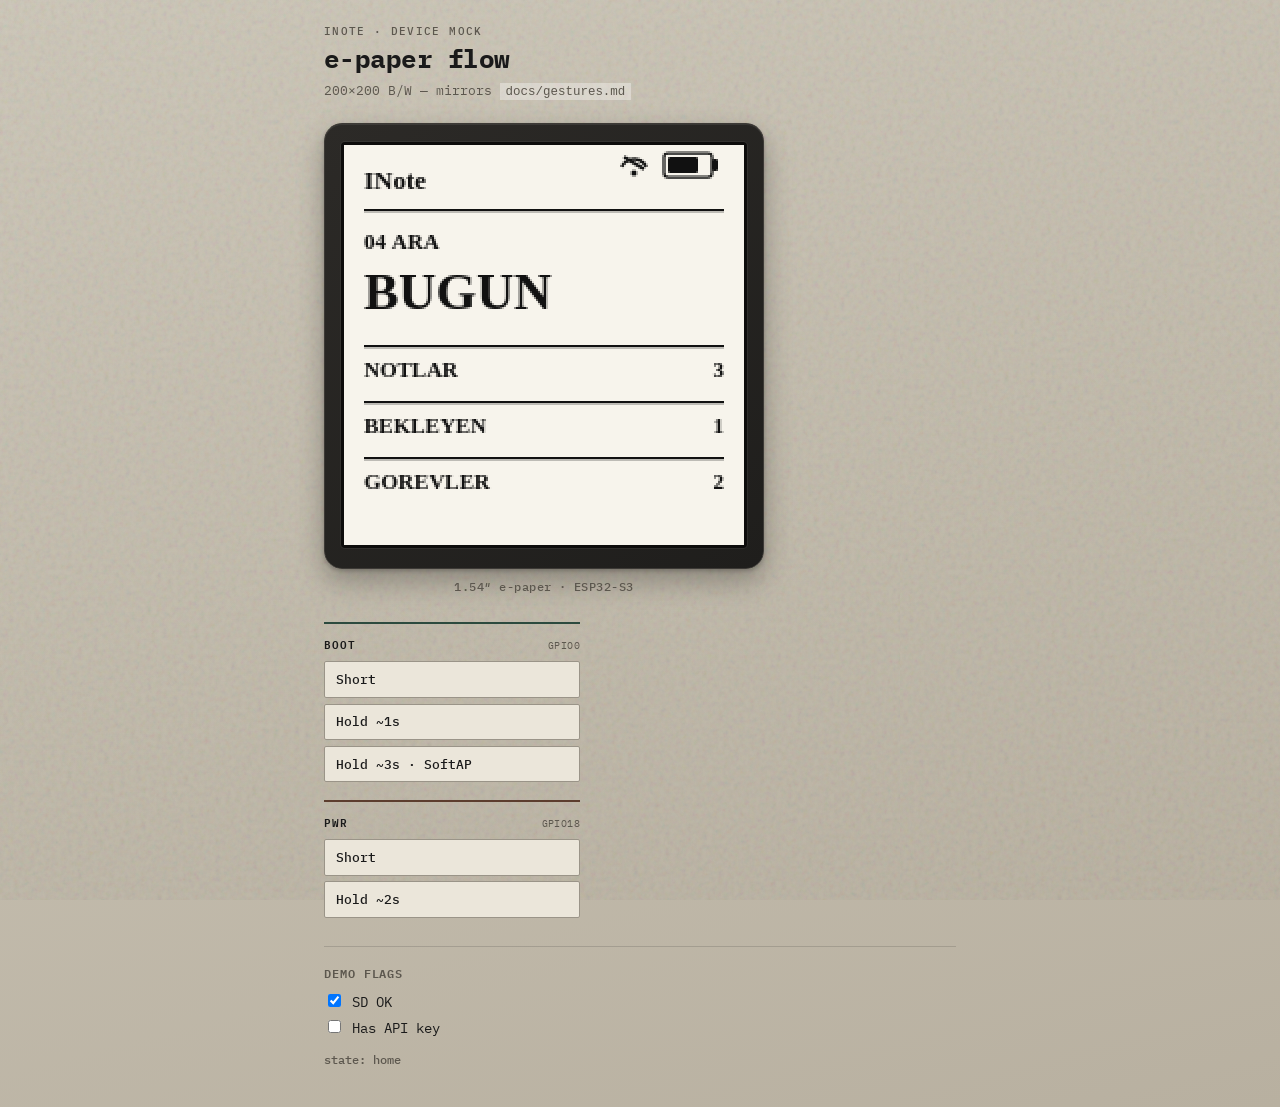
<file: tools/epaper-sim/index.html>
<!DOCTYPE html>
<html lang="en">
<head>
  <meta charset="utf-8" />
  <meta name="viewport" content="width=device-width, initial-scale=1" />
  <title>INote e-paper flow sim</title>
  <link rel="preconnect" href="https://fonts.googleapis.com" />
  <link rel="preconnect" href="https://fonts.gstatic.com" crossorigin />
  <link href="https://fonts.googleapis.com/css2?family=IBM+Plex+Mono:wght@400;500;600;700&family=IBM+Plex+Sans:wght@400;500;600;700&display=swap" rel="stylesheet" />
  <link rel="stylesheet" href="styles.css" />
</head>
<body>
  <div class="grain" aria-hidden="true"></div>
  <main class="wrap">
    <header>
      <p class="eyebrow">INote · device mock</p>
      <h1>e-paper flow</h1>
      <p class="sub">200×200 B/W — mirrors <code>docs/gestures.md</code></p>
    </header>

    <div class="stage">
      <div class="device">
        <div class="bezel">
          <div class="bezel-inner">
            <canvas id="panel" width="200" height="200" aria-label="E-paper panel"></canvas>
          </div>
        </div>
        <p class="caption">1.54″ e-paper · ESP32-S3</p>
      </div>

      <div class="controls">
        <section class="btn-group boot">
          <h2>BOOT <span>GPIO0</span></h2>
          <button type="button" data-act="boot-short">Short</button>
          <button type="button" data-act="boot-hold1">Hold ~1s</button>
          <button type="button" data-act="boot-hold3">Hold ~3s · SoftAP</button>
        </section>
        <section class="btn-group pwr">
          <h2>PWR <span>GPIO18</span></h2>
          <button type="button" data-act="pwr-short">Short</button>
          <button type="button" data-act="pwr-long">Hold ~2s</button>
        </section>
        <section id="wakeRow" class="btn-group wake hidden">
          <h2>Sleep</h2>
          <button type="button" class="wake-btn" data-act="wake">Wake → Home</button>
        </section>
      </div>
    </div>

    <aside class="demo">
      <h2>Demo flags</h2>
      <label><input type="checkbox" id="sdOk" checked /> SD OK</label>
      <label><input type="checkbox" id="hasApiKey" /> Has API key</label>
      <p class="hint" id="stateLabel"></p>
    </aside>
  </main>
  <script src="app.js"></script>
</body>
</html>
</file>
<file: tools/epaper-sim/styles.css>
:root {
  --ink: #1a1a1a;
  --panel: #f7f4ec;
  --paper: #ebe6da;
  --bezel: #1f1e1c;
  --bezel-rim: #3d3a36;
  --muted: #5c574e;
  --bg-top: #cfc9bb;
  --bg-bot: #b8b0a0;
  --boot: #2c4a3e;
  --pwr: #5c3d2e;
  --font: "IBM Plex Mono", ui-monospace, monospace;
}

* {
  box-sizing: border-box;
}

body {
  margin: 0;
  min-height: 100vh;
  font-family: var(--font);
  color: var(--ink);
  background: linear-gradient(165deg, var(--bg-top), var(--bg-bot));
  position: relative;
}

.grain {
  pointer-events: none;
  position: fixed;
  inset: 0;
  opacity: 0.35;
  background-image: url("data:image/svg+xml,%3Csvg viewBox='0 0 200 200' xmlns='http://www.w3.org/2000/svg'%3E%3Cfilter id='n'%3E%3CfeTurbulence type='fractalNoise' baseFrequency='0.85' numOctaves='4' stitchTiles='stitch'/%3E%3C/filter%3E%3Crect width='100%25' height='100%25' filter='url(%23n)' opacity='0.5'/%3E%3C/svg%3E");
  mix-blend-mode: multiply;
  z-index: 0;
}

.wrap {
  position: relative;
  z-index: 1;
  max-width: 42rem;
  margin: 0 auto;
  padding: 1.5rem 1.25rem 2.5rem;
}

header .eyebrow {
  margin: 0;
  font-size: 0.7rem;
  letter-spacing: 0.12em;
  text-transform: uppercase;
  color: var(--muted);
  font-weight: 500;
}

header h1 {
  margin: 0.2rem 0 0;
  font-size: 1.65rem;
  font-weight: 700;
  letter-spacing: -0.02em;
}

.sub {
  margin: 0.4rem 0 1.5rem;
  color: var(--muted);
  font-size: 0.8rem;
  font-weight: 400;
}

.sub code {
  font-size: 0.78rem;
  background: rgba(255, 255, 255, 0.35);
  padding: 0.1rem 0.35rem;
}

.stage {
  display: flex;
  flex-wrap: wrap;
  gap: 1.75rem;
  align-items: flex-start;
}

.device {
  display: flex;
  flex-direction: column;
  align-items: center;
  gap: 0.65rem;
}

.bezel {
  padding: 18px 16px 20px;
  background: linear-gradient(145deg, #2c2a27, var(--bezel));
  border-radius: 18px;
  border: 1px solid var(--bezel-rim);
  box-shadow:
    0 1px 0 rgba(255, 255, 255, 0.08) inset,
    0 12px 28px rgba(0, 0, 0, 0.28),
    0 2px 4px rgba(0, 0, 0, 0.2);
}

.bezel-inner {
  padding: 3px;
  background: #0d0c0b;
  border-radius: 4px;
  box-shadow: 0 0 0 1px rgba(255, 255, 255, 0.06);
}

#panel {
  display: block;
  width: 400px;
  height: 400px;
  image-rendering: pixelated;
  background: var(--panel);
  vertical-align: top;
}

.caption {
  margin: 0;
  font-size: 0.72rem;
  letter-spacing: 0.04em;
  color: var(--muted);
  font-weight: 500;
}

.controls {
  display: flex;
  flex-direction: column;
  gap: 1.1rem;
  min-width: 12.5rem;
  flex: 1 1 11rem;
  max-width: 16rem;
}

.btn-group {
  display: flex;
  flex-direction: column;
  gap: 0.35rem;
  padding: 0.65rem 0 0;
  border-top: 2px solid transparent;
}

.btn-group.boot {
  border-top-color: var(--boot);
}

.btn-group.pwr {
  border-top-color: var(--pwr);
}

.btn-group.wake {
  border-top-color: var(--ink);
}

.controls h2 {
  margin: 0 0 0.15rem;
  font-size: 0.68rem;
  letter-spacing: 0.1em;
  text-transform: uppercase;
  font-weight: 600;
  color: var(--ink);
  display: flex;
  justify-content: space-between;
  align-items: baseline;
  gap: 0.5rem;
}

.controls h2 span {
  font-size: 0.62rem;
  letter-spacing: 0.04em;
  color: var(--muted);
  font-weight: 400;
  text-transform: none;
}

.controls button {
  font-family: var(--font);
  font-size: 0.82rem;
  font-weight: 500;
  padding: 0.55rem 0.7rem;
  border: 1px solid #9a9488;
  background: var(--paper);
  color: var(--ink);
  cursor: pointer;
  text-align: left;
  border-radius: 2px;
  transition: background 0.12s ease, border-color 0.12s ease;
}

.btn-group.boot button:hover {
  border-color: var(--boot);
  background: #e4ebe6;
}

.btn-group.pwr button:hover {
  border-color: var(--pwr);
  background: #ebe4de;
}

.controls button:active {
  background: #ddd6c8;
}

.wake-btn {
  font-weight: 600 !important;
}

.demo {
  margin-top: 1.75rem;
  padding-top: 1rem;
  border-top: 1px solid rgba(26, 26, 26, 0.15);
}

.demo h2 {
  margin: 0 0 0.5rem;
  font-size: 0.72rem;
  letter-spacing: 0.08em;
  text-transform: uppercase;
  font-weight: 600;
  color: var(--muted);
}

.demo label {
  display: block;
  margin: 0.4rem 0;
  font-size: 0.85rem;
  font-weight: 400;
}

.hint {
  margin: 0.85rem 0 0;
  font-size: 0.78rem;
  color: var(--muted);
  font-weight: 500;
}

.hidden {
  display: none !important;
}

@media (max-width: 520px) {
  #panel {
    width: 300px;
    height: 300px;
  }
}
</file>
